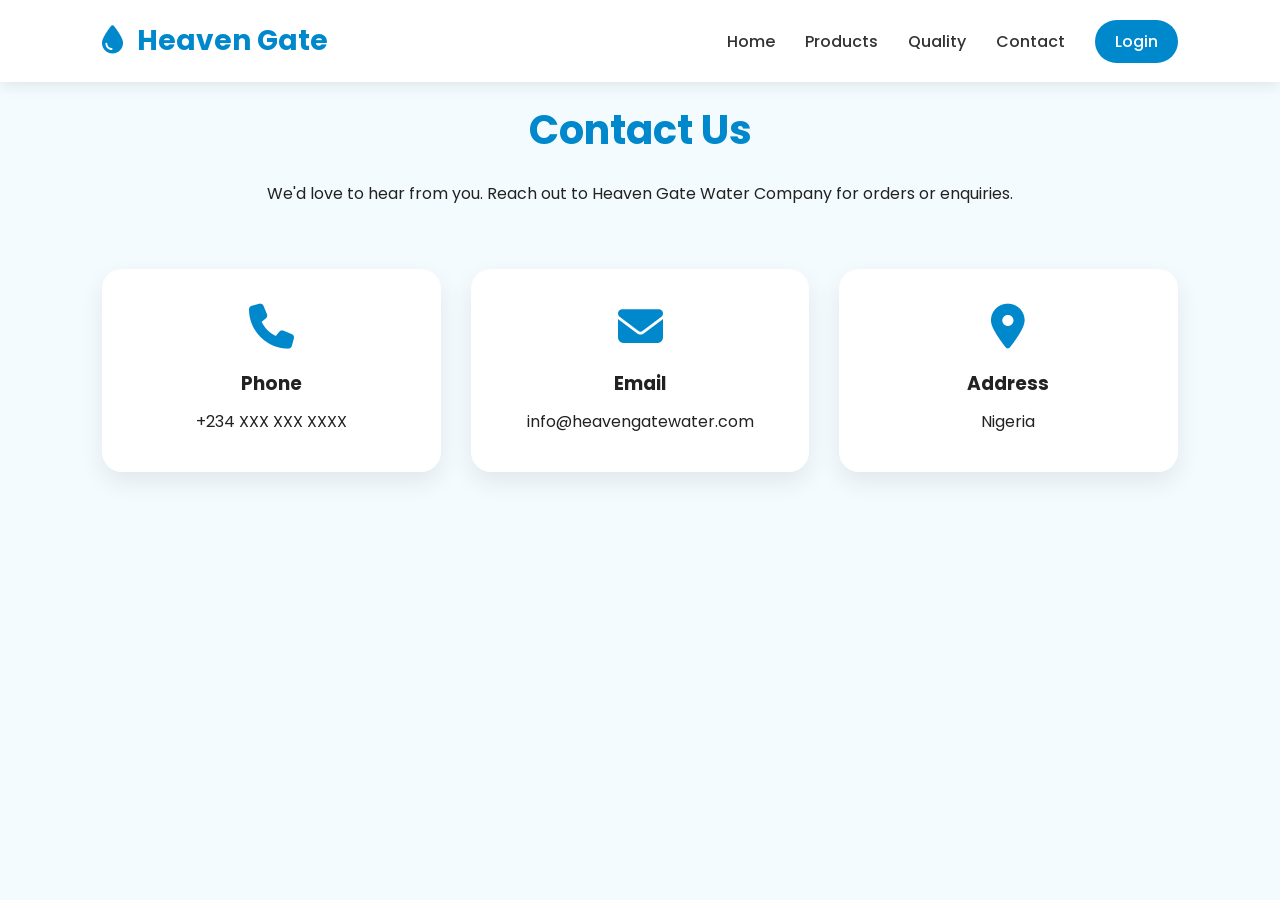
<file: contact.html>
<!DOCTYPE html>
<html lang="en">
<head>
<meta charset="UTF-8">
<meta name="viewport" content="width=device-width, initial-scale=1.0">

<title>Contact | Heaven Gate</title>

<link rel="stylesheet" href="style.css">

<link href="https://fonts.googleapis.com/css2?family=Poppins:wght@300;400;500;600;700&display=swap" rel="stylesheet">

<link rel="stylesheet" href="https://cdnjs.cloudflare.com/ajax/libs/font-awesome/6.5.2/css/all.min.css">
</head>

<body>

<header>

<nav class="navbar">

<div class="logo">
<i class="fa-solid fa-droplet"></i>
<span>Heaven Gate</span>
</div>

<ul class="nav-links">
<li><a href="index.html">Home</a></li>
<li><a href="products.html">Products</a></li>
<li><a href="security.html">Quality</a></li>
<li><a href="contact.html">Contact</a></li>
<li><a href="login.html" class="login-btn">Login</a></li>
</ul>

<div class="menu-btn">
<i class="fa-solid fa-bars"></i>
</div>

</nav>

</header>

<section class="about">

<h2>Contact Us</h2>

<p>We'd love to hear from you. Reach out to Heaven Gate Water Company for orders or enquiries.</p>

<div class="features">

<div class="feature">
<i class="fa-solid fa-phone"></i>
<h3>Phone</h3>
<p>+234 XXX XXX XXXX</p>
</div>

<div class="feature">
<i class="fa-solid fa-envelope"></i>
<h3>Email</h3>
<p>info@heavengatewater.com</p>
</div>

<div class="feature">
<i class="fa-solid fa-location-dot"></i>
<h3>Address</h3>
<p>Nigeria</p>
</div>

</div>

</section>

<script src="script.js"></script>

</body>
</html>
</file>
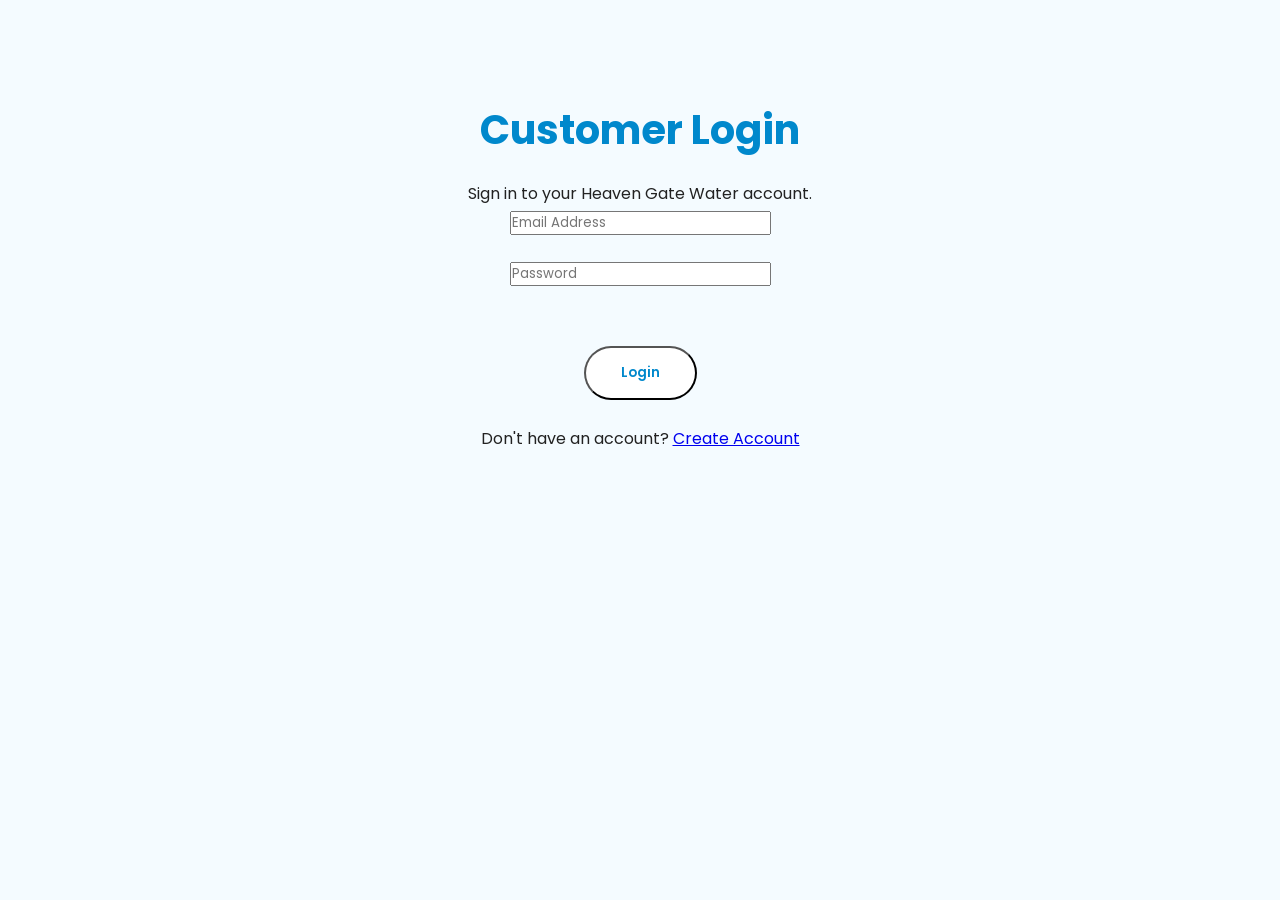
<file: login.html>
<!DOCTYPE html>
<html lang="en">
<head>
<meta charset="UTF-8">
<meta name="viewport" content="width=device-width, initial-scale=1.0">
<title>Login | Heaven Gate</title>

<link rel="stylesheet" href="style.css">

<link href="https://fonts.googleapis.com/css2?family=Poppins:wght@300;400;500;600;700&display=swap" rel="stylesheet">
</head>

<body>

<section class="about">

<h2>Customer Login</h2>

<p>Sign in to your Heaven Gate Water account.</p>

<form class="login-form">

<input type="email" placeholder="Email Address" required><br><br>

<input type="password" placeholder="Password" required><br><br>

<button class="btn">Login</button>

</form>

<br>

<p>
Don't have an account?
<a href="register.html">Create Account</a>
</p>

</section>

<script src="script.js"></script>

</body>
</html>
</file>
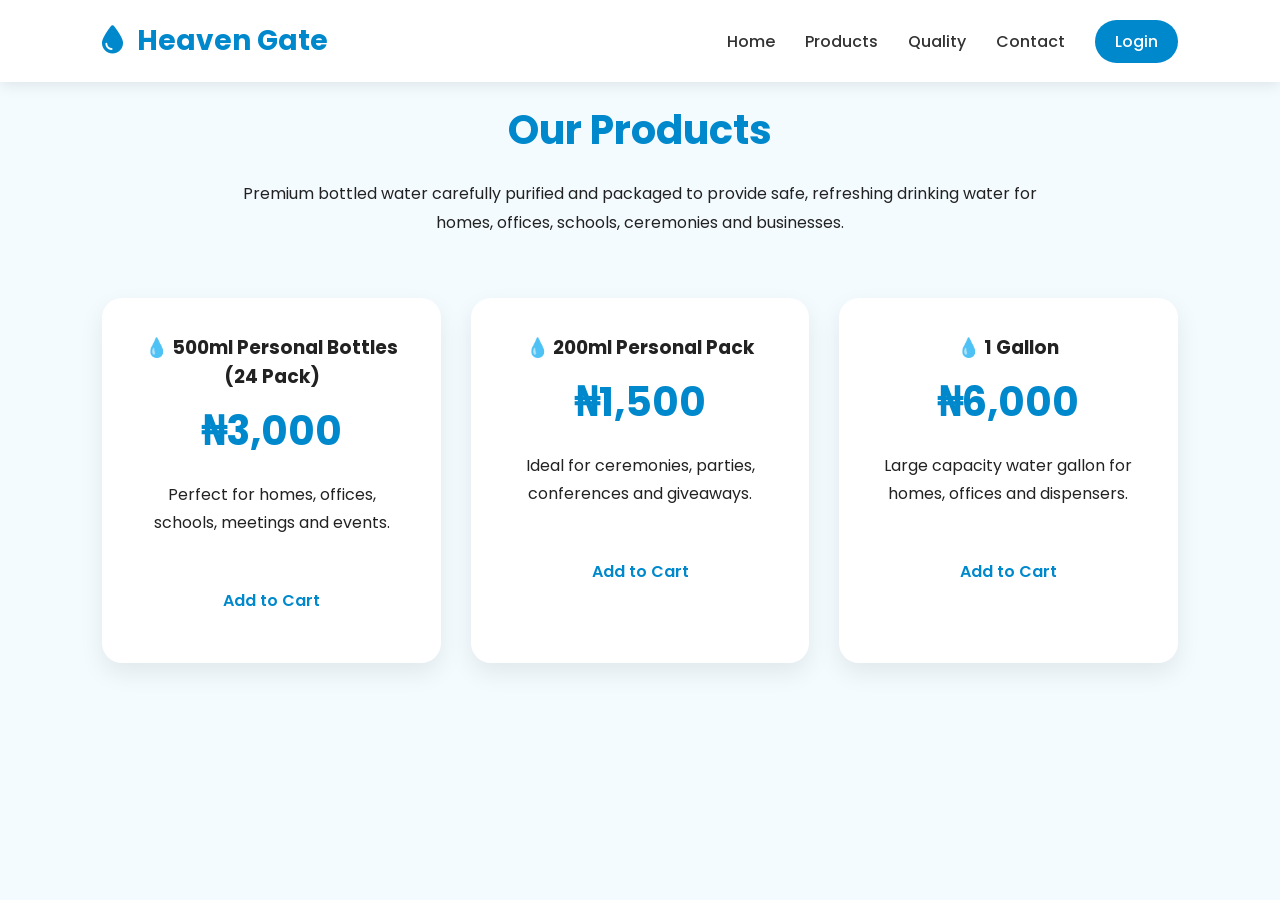
<file: products.html>
<!DOCTYPE html>
<html lang="en">
<head>
<meta charset="UTF-8">
<meta name="viewport" content="width=device-width, initial-scale=1.0">

<title>Heaven Gate | Products</title>

<link rel="stylesheet" href="style.css">

<link rel="preconnect" href="https://fonts.googleapis.com">
<link rel="preconnect" href="https://fonts.gstatic.com" crossorigin>

<link href="https://fonts.googleapis.com/css2?family=Poppins:wght@300;400;500;600;700&display=swap" rel="stylesheet">

<link rel="stylesheet" href="https://cdnjs.cloudflare.com/ajax/libs/font-awesome/6.5.2/css/all.min.css">

</head>

<body>

<header>

<nav class="navbar">

<div class="logo">
<i class="fa-solid fa-droplet"></i>
<span>Heaven Gate</span>
</div>

<ul class="nav-links">
<li><a href="index.html">Home</a></li>
<li><a href="products.html">Products</a></li>
<li><a href="security.html">Quality</a></li>
<li><a href="contact.html">Contact</a></li>
<li><a href="login.html" class="login-btn">Login</a></li>
</ul>

<div class="menu-btn">
<i class="fa-solid fa-bars"></i>
</div>

</nav>

</header>

<section class="about">

<h2>Our Products</h2>

<p>
Premium bottled water carefully purified and packaged to provide safe, refreshing drinking water for homes, offices, schools, ceremonies and businesses.
</p>

<div class="features">

<div class="feature">

<h3>💧 500ml Personal Bottles (24 Pack)</h3>

<h2 style="color:#0088cc;">₦3,000</h2>

<p>
Perfect for homes, offices, schools, meetings and events.
</p>

<a href="#" class="btn">Add to Cart</a>

</div>

<div class="feature">

<h3>💧 200ml Personal Pack</h3>

<h2 style="color:#0088cc;">₦1,500</h2>

<p>
Ideal for ceremonies, parties, conferences and giveaways.
</p>

<a href="#" class="btn">Add to Cart</a>

</div>

<div class="feature">

<h3>💧 1 Gallon</h3>

<h2 style="color:#0088cc;">₦6,000</h2>

<p>
Large capacity water gallon for homes, offices and dispensers.
</p>

<a href="#" class="btn">Add to Cart</a>

</div>

</div>

</section>

<script src="script.js"></script>

</body>
  </html>
</file>
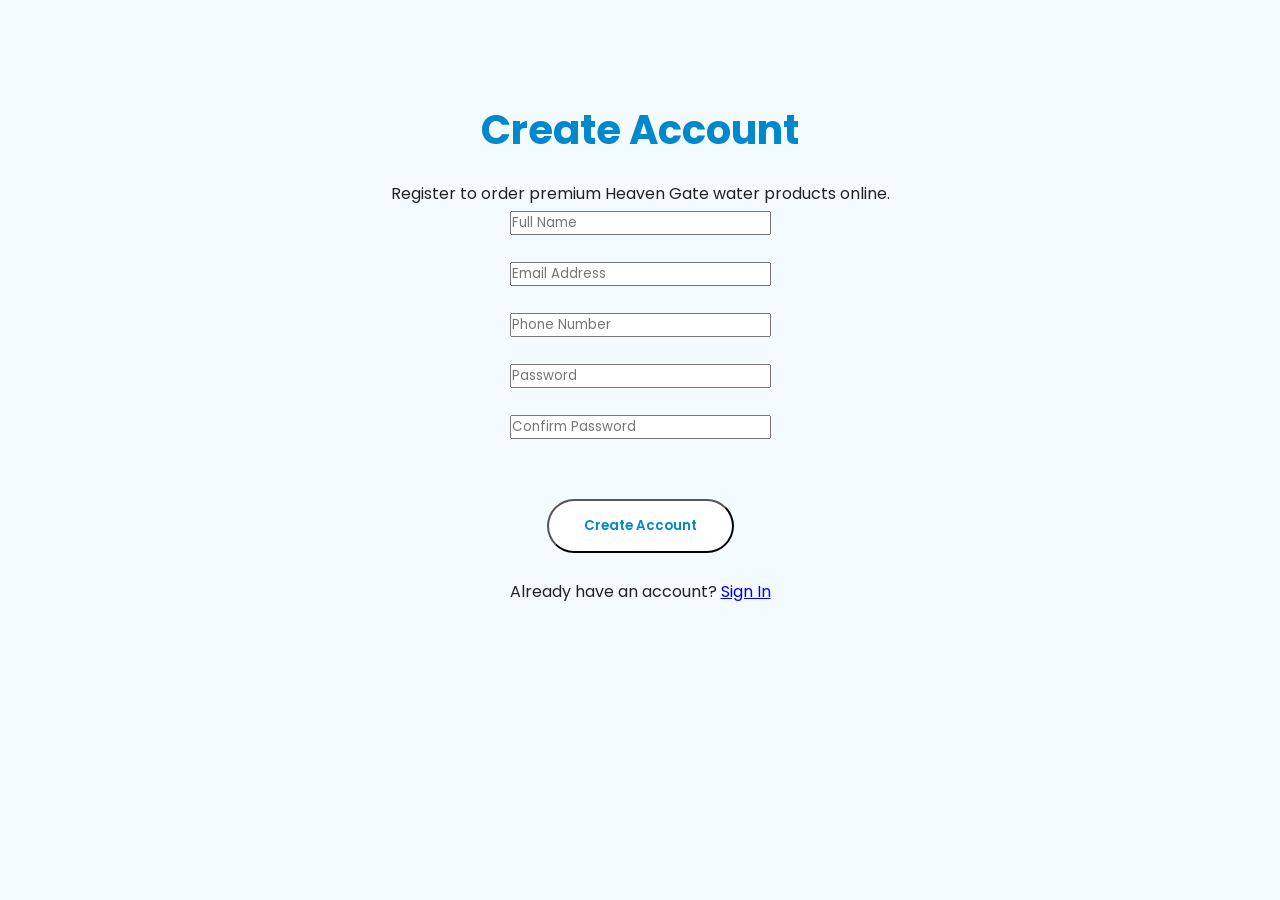
<file: register.html>
<!DOCTYPE html>
<html lang="en">
<head>
<meta charset="UTF-8">
<meta name="viewport" content="width=device-width, initial-scale=1.0">
<title>Create Account | Heaven Gate</title>

<link rel="stylesheet" href="style.css">

<link href="https://fonts.googleapis.com/css2?family=Poppins:wght@300;400;500;600;700&display=swap" rel="stylesheet">
</head>

<body>

<section class="about">

<h2>Create Account</h2>

<p>Register to order premium Heaven Gate water products online.</p>

<form class="login-form">

<input type="text" placeholder="Full Name" required><br><br>

<input type="email" placeholder="Email Address" required><br><br>

<input type="tel" placeholder="Phone Number" required><br><br>

<input type="password" placeholder="Password" required><br><br>

<input type="password" placeholder="Confirm Password" required><br><br>

<button class="btn">Create Account</button>

</form>

<br>

<p>Already have an account?
<a href="login.html">Sign In</a>
</p>

</section>

<script src="script.js"></script>

</body>
</html>
</file>
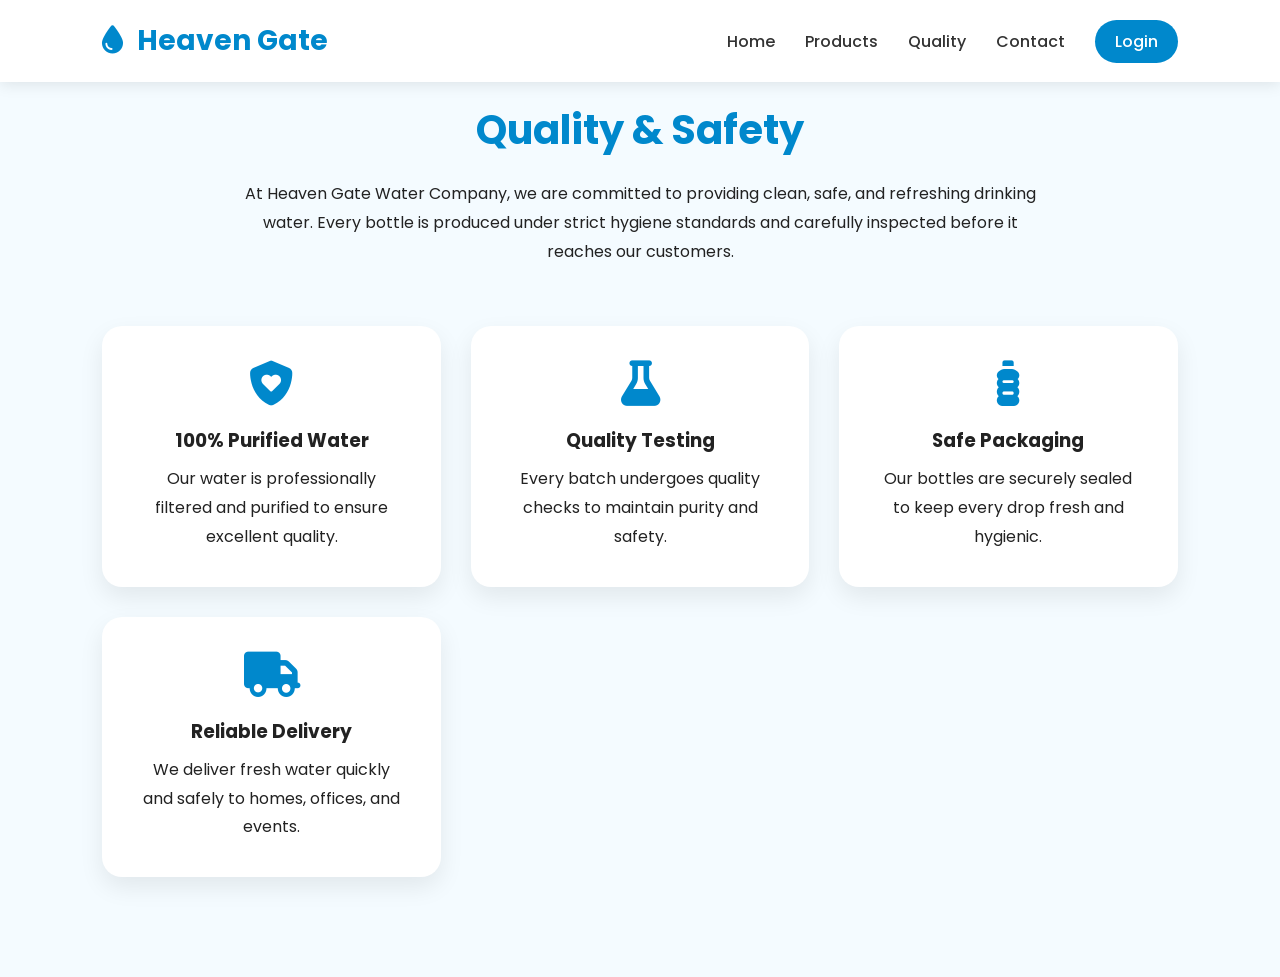
<file: security.html>
<!DOCTYPE html>
<html lang="en">
<head>
<meta charset="UTF-8">
<meta name="viewport" content="width=device-width, initial-scale=1.0">

<title>Quality & Safety | Heaven Gate</title>

<link rel="stylesheet" href="style.css">

<link href="https://fonts.googleapis.com/css2?family=Poppins:wght@300;400;500;600;700&display=swap" rel="stylesheet">

<link rel="stylesheet" href="https://cdnjs.cloudflare.com/ajax/libs/font-awesome/6.5.2/css/all.min.css">
</head>

<body>

<header>

<nav class="navbar">

<div class="logo">
<i class="fa-solid fa-droplet"></i>
<span>Heaven Gate</span>
</div>

<ul class="nav-links">
<li><a href="index.html">Home</a></li>
<li><a href="products.html">Products</a></li>
<li><a href="security.html">Quality</a></li>
<li><a href="contact.html">Contact</a></li>
<li><a href="login.html" class="login-btn">Login</a></li>
</ul>

<div class="menu-btn">
<i class="fa-solid fa-bars"></i>
</div>

</nav>

</header>

<section class="about">

<h2>Quality & Safety</h2>

<p>
At Heaven Gate Water Company, we are committed to providing clean, safe, and refreshing drinking water. Every bottle is produced under strict hygiene standards and carefully inspected before it reaches our customers.
</p>

<div class="features">

<div class="feature">
<i class="fa-solid fa-shield-heart"></i>
<h3>100% Purified Water</h3>
<p>Our water is professionally filtered and purified to ensure excellent quality.</p>
</div>

<div class="feature">
<i class="fa-solid fa-flask"></i>
<h3>Quality Testing</h3>
<p>Every batch undergoes quality checks to maintain purity and safety.</p>
</div>

<div class="feature">
<i class="fa-solid fa-bottle-water"></i>
<h3>Safe Packaging</h3>
<p>Our bottles are securely sealed to keep every drop fresh and hygienic.</p>
</div>

<div class="feature">
<i class="fa-solid fa-truck"></i>
<h3>Reliable Delivery</h3>
<p>We deliver fresh water quickly and safely to homes, offices, and events.</p>
</div>

</div>

</section>

<script src="script.js"></script>

</body>
</html>
</file>
<file: style.css>
/* Google Font */
*{
    margin:0;
    padding:0;
    box-sizing:border-box;
    font-family:'Poppins',sans-serif;
}

html{
    scroll-behavior:smooth;
}

body{
    background:#f4fbff;
    color:#222;
}

/* Navigation */

.navbar{
    display:flex;
    justify-content:space-between;
    align-items:center;
    padding:20px 8%;
    background:#ffffff;
    position:fixed;
    top:0;
    width:100%;
    box-shadow:0 2px 15px rgba(0,0,0,.1);
    z-index:1000;
}

.logo{
    font-size:28px;
    font-weight:700;
    color:#0088cc;
}

.logo i{
    margin-right:8px;
}

.nav-links{
    display:flex;
    list-style:none;
    gap:30px;
}

.nav-links a{
    text-decoration:none;
    color:#333;
    font-weight:500;
    transition:.3s;
}

.nav-links a:hover{
    color:#0088cc;
}

.login-btn{
    background:#0088cc;
    color:#fff !important;
    padding:10px 20px;
    border-radius:30px;
}

.menu-btn{
    display:none;
    font-size:25px;
    cursor:pointer;
}

/* Hero */

.hero{
    height:100vh;
    display:flex;
    justify-content:center;
    align-items:center;
    text-align:center;
    padding:0 20px;
    background:linear-gradient(rgba(0,136,204,.75),rgba(0,136,204,.75)),
    url("images/water-bg.jpg") center/cover;
    color:white;
}

.hero h1{
    font-size:60px;
    margin-bottom:20px;
}

.hero p{
    max-width:700px;
    margin:auto;
    line-height:1.8;
    font-size:18px;
}

.btn{
    display:inline-block;
    margin-top:35px;
    background:white;
    color:#0088cc;
    text-decoration:none;
    padding:15px 35px;
    border-radius:40px;
    font-weight:600;
    transition:.3s;
}

.btn:hover{
    background:#005f8f;
    color:white;
}

/* About */

.about{
    padding:100px 8%;
    text-align:center;
}

.about h2{
    color:#0088cc;
    font-size:40px;
    margin-bottom:20px;
}

.about p{
    max-width:800px;
    margin:auto;
    line-height:1.8;
}

.features{
    margin-top:60px;
    display:grid;
    grid-template-columns:repeat(auto-fit,minmax(250px,1fr));
    gap:30px;
}

.feature{
    background:white;
    padding:35px;
    border-radius:20px;
    box-shadow:0 10px 25px rgba(0,0,0,.08);
    transition:.3s;
}

.feature:hover{
    transform:translateY(-10px);
}

.feature i{
    font-size:45px;
    color:#0088cc;
    margin-bottom:20px;
}

.feature h3{
    margin-bottom:10px;
}

/* Responsive */

@media(max-width:768px){

.nav-links{
    display:none;
}

.menu-btn{
    display:block;
}

.hero h1{
    font-size:38px;
}

.hero p{
    font-size:16px;
}

.about h2{
    font-size:32px;
}

  }
/* Gallery */
.gallery {
    padding: 60px 20px;
    text-align: center;
    background: #f4f9ff;
}

.gallery h2 {
    color: #0077cc;
    margin-bottom: 20px;
}

.gallery-slider {
    display: flex;
    gap: 20px;
    overflow-x: auto;
    scroll-behavior: smooth;
    padding: 10px;
}

.gallery-slider img {
    width: 300px;
    height: 200px;
    border-radius: 15px;
    object-fit: cover;
    box-shadow: 0 5px 15px rgba(0,0,0,0.2);
}

/* Reviews */
.reviews {
    padding: 60px 20px;
    background: white;
    text-align: center;
}

.review-card {
    max-width: 600px;
    margin: 20px auto;
    background: #f8f8f8;
    padding: 20px;
    border-radius: 12px;
    box-shadow: 0 3px 10px rgba(0,0,0,0.1);
}

/* Footer */
footer {
    background: #0077cc;
    color: white;
    text-align: center;
    padding: 30px 20px;
}

footer h3 {
    margin-bottom: 10px;
}

footer p {
    margin: 5px 0;
}
/* Premium Hero Section */

.hero {
    height: 90vh;
    background:
    linear-gradient(
        rgba(0,0,0,0.45),
        rgba(0,0,0,0.45)
    ),
    url("image_919ba5bc.png")

    background-size: cover;
    background-position: center;

    display: flex;
    align-items: center;
    justify-content: center;

    text-align: center;
    color: white;

    padding: 20px;
}

.hero-content {
    max-width: 700px;
}

.hero-content h1 {
    font-size: 3rem;
    margin-bottom: 15px;
}

.hero-content p {
    font-size: 1.2rem;
    line-height: 1.8;
    margin-bottom: 25px;
}

.hero-buttons {
    display: flex;
    gap: 15px;
    justify-content: center;
    flex-wrap: wrap;
}

.btn-primary,
.btn-secondary {
    text-decoration: none;
    padding: 12px 25px;
    border-radius: 30px;
    font-weight: bold;
    transition: 0.3s;
}

.btn-primary {
    background: #00b4ff;
    color: white;
}

.btn-primary:hover {
    transform: translateY(-3px);
}

.btn-secondary {
    background: white;
    color: #0077b6;
}

.btn-secondary:hover {
    transform: translateY(-3px);
}
.hero-content {
    opacity: 0;
    transform: translateY(40px);
    transition: 1s ease;
}

.hero-content.show {
    opacity: 1;
    transform: translateY(0);
}
/* Gallery Animation */

.gallery-grid {
    display: flex;
    gap: 20px;
    overflow-x: auto;
    scroll-behavior: smooth;
    padding: 10px;
}

.gallery-grid::-webkit-scrollbar {
    display: none;
}

.gallery-item {
    min-width: 300px;
    transition: transform 0.4s ease;
}

.gallery-item:hover {
    transform: scale(1.05);
}
/* Mobile Menu */

.menu-btn {
    display: none;
    font-size: 24px;
    cursor: pointer;
}

@media (max-width: 768px) {

    .menu-btn {
        display: block;
    }

    .nav-links {
        display: none;
        flex-direction: column;
        position: absolute;
        top: 70px;
        right: 10px;
        background: white;
        width: 220px;
        padding: 15px;
        border-radius: 10px;
        box-shadow: 0 5px 20px rgba(0,0,0,0.15);
    }

    .nav-links.active {
        display: flex;
    }
}
/* Premium Navbar */

header {
    position: sticky;
    top: 0;
    z-index: 1000;
    backdrop-filter: blur(10px);
    background: rgba(255,255,255,0.95);
    box-shadow: 0 2px 15px rgba(0,0,0,0.1);
}
</file>
